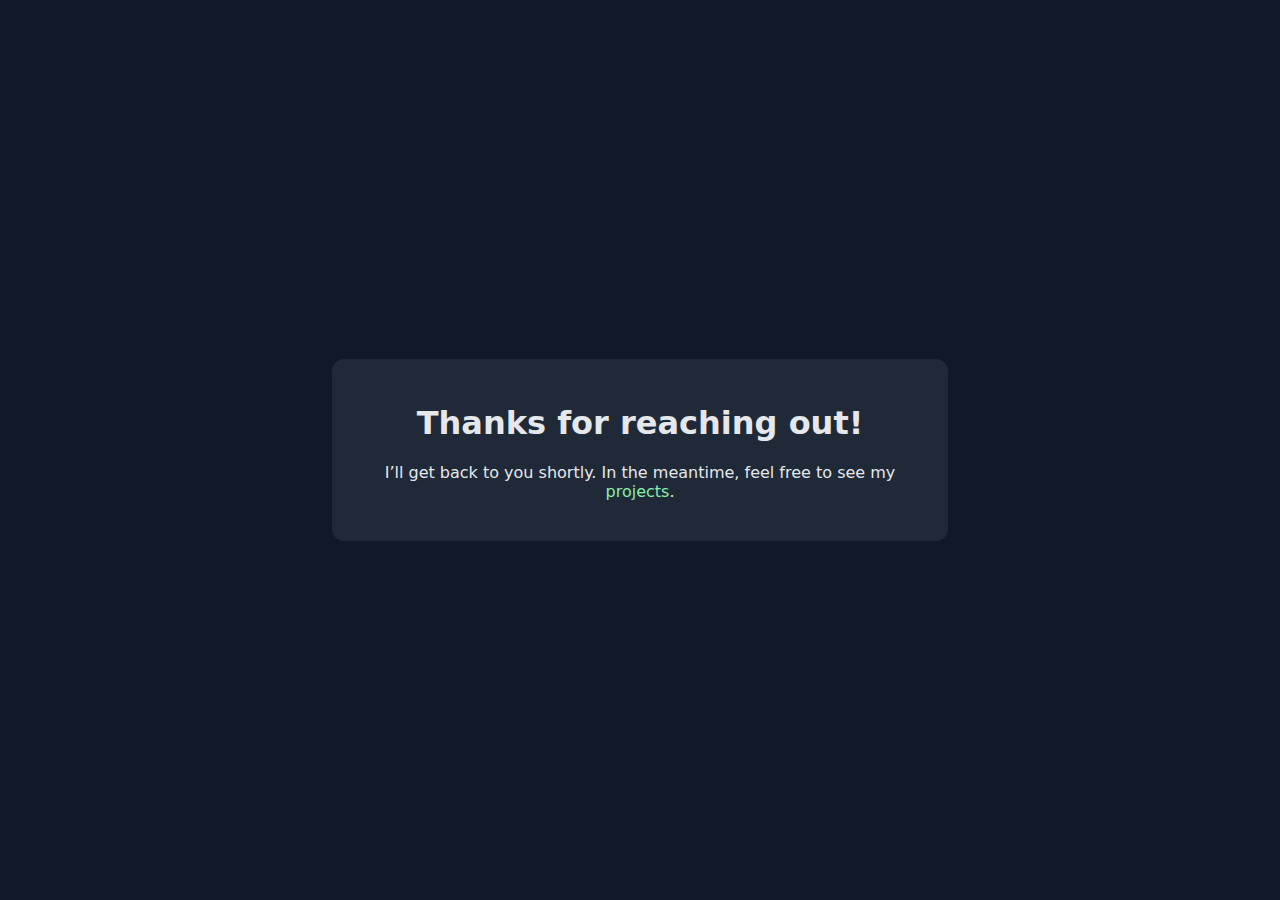
<file: thanks.html>
<!doctype html>
<html lang="en">
<meta charset="utf-8">
<title>Thanks!</title>
<meta name="viewport" content="width=device-width,initial-scale=1">
<style>
  body{font-family:system-ui,-apple-system,Segoe UI,Roboto,Helvetica,Arial;
       background:#111827;color:#E5E7EB;display:grid;place-items:center;height:100vh;margin:0}
  .card{background:#1F2937;padding:24px 28px;border-radius:12px;max-width:560px;text-align:center}
  a{color:#86efac;text-decoration:none}
</style>
<body>
  <div class="card">
    <h1>Thanks for reaching out!</h1>
    <p>I’ll get back to you shortly. In the meantime, feel free to see my <a href="index.html#portfolio">projects</a>.</p>
  </div>
</body>
</html>
</file>
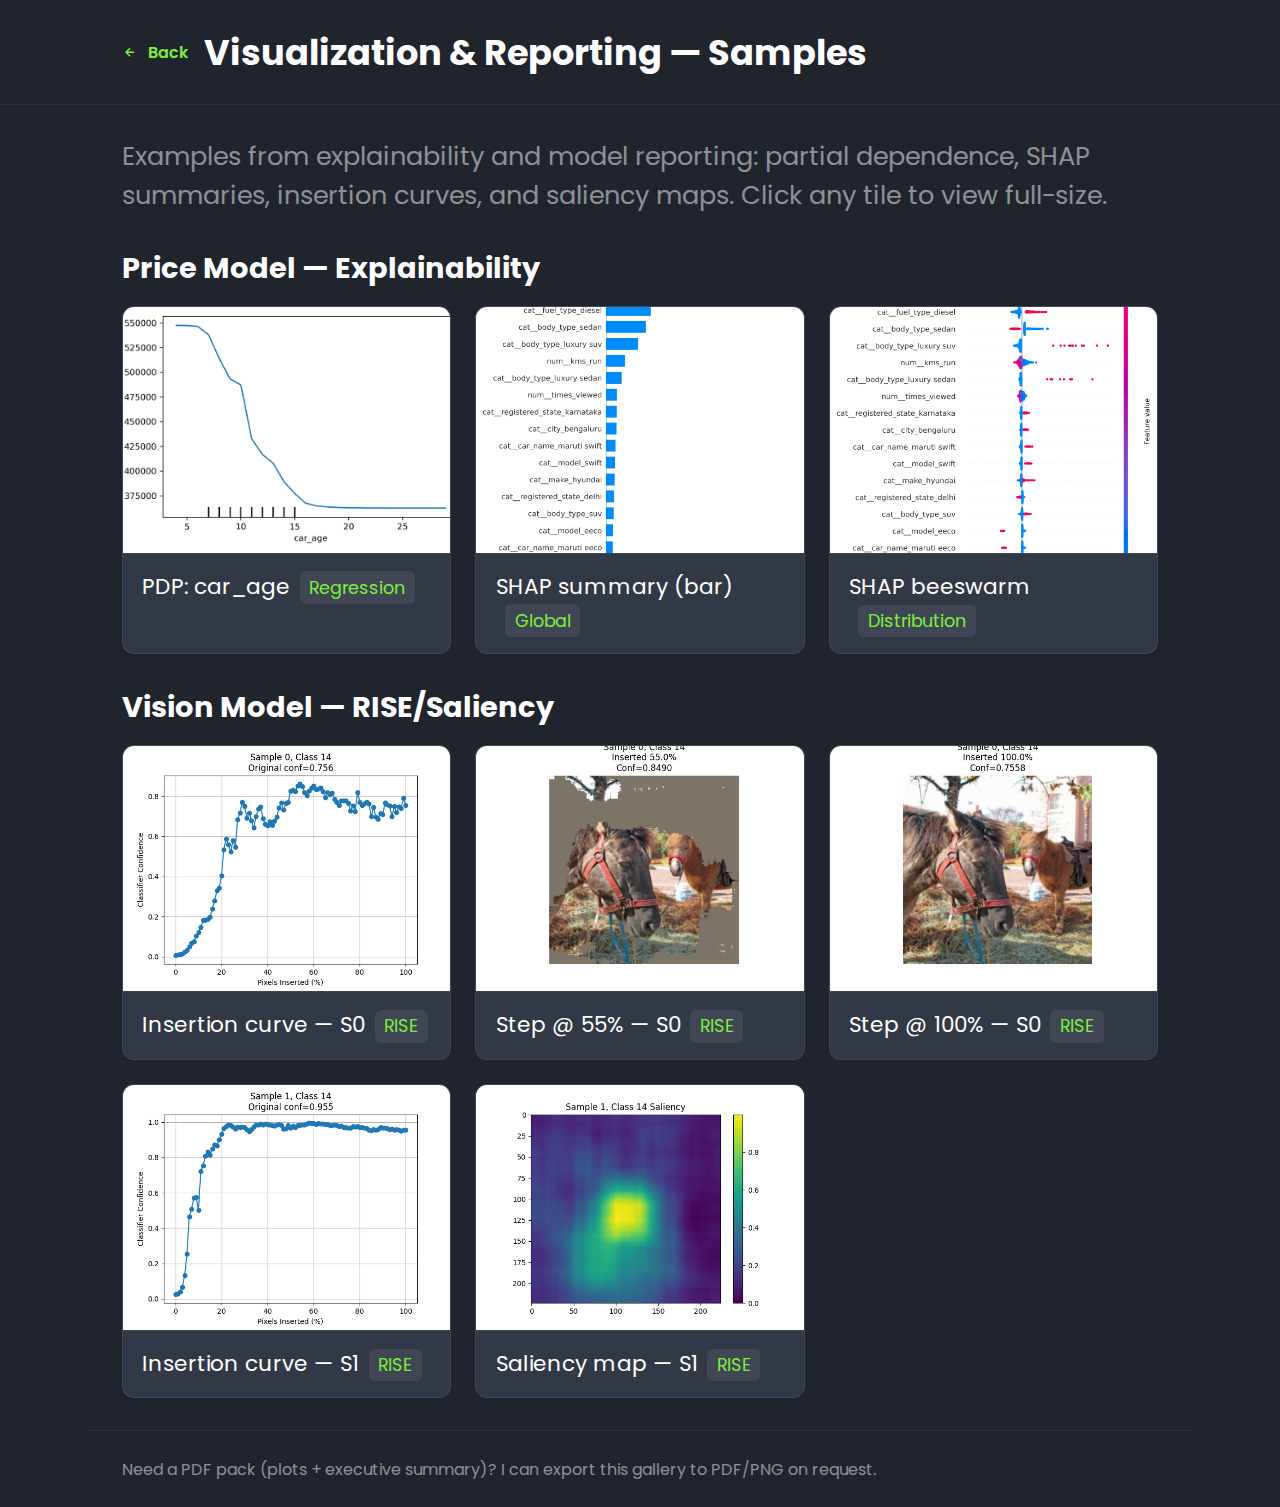
<file: viz.html>
<!DOCTYPE html>
<html lang="en">
<head>
  <meta charset="UTF-8" />
  <meta name="viewport" content="width=device-width,initial-scale=1.0" />
  <title>Visualization Samples — Ayush Juyal</title>
  <link href="https://unpkg.com/boxicons@2.1.4/css/boxicons.min.css" rel="stylesheet"/>
  <link href="https://fonts.googleapis.com/css2?family=Poppins:wght@400;500;700&display=swap" rel="stylesheet">
  <style>
    :root{--bg:#1f242d;--bg2:#323946;--fg:#fff;--muted:#ffffff80;--accent:#7cf03d}
    *{box-sizing:border-box} body{margin:0;font-family:Poppins,system-ui,Segoe UI,Roboto,Arial;background:var(--bg);color:var(--fg)}
    header{position:sticky;top:0;z-index:10;background:var(--bg);border-bottom:1px solid #ffffff12}
    .wrap{max-width:1100px;margin:0 auto;padding:1.6rem 2rem}
    .topbar{display:flex;align-items:center;gap:1rem}
    .back{display:inline-flex;align-items:center;gap:.6rem;color:var(--accent);text-decoration:none;font-weight:600}
    .title{margin:0 auto 0 0;font-size:2.2rem;font-weight:700}
    main{max-width:1100px;margin:0 auto;padding:2rem}
    .lead{color:var(--muted);margin:0 0 2rem;font-size:1.6rem}
    .section-title{margin:2rem 0 1rem;font-size:1.8rem}
    .grid{display:grid;gap:1.5rem;grid-template-columns:repeat(auto-fit,minmax(260px,1fr))}
    figure{margin:0;background:var(--bg2);border-radius:12px;overflow:hidden;border:1px solid #ffffff12}
    .thumb{display:block;width:100%;aspect-ratio:4/3;object-fit:cover}
    figcaption{padding:1rem 1.2rem;border-top:1px solid #ffffff10;font-size:1.35rem}
    .badge{display:inline-block;margin-left:.6rem;font-size:1.1rem;color:var(--accent);background:#ffffff12;padding:.2rem .6rem;border-radius:6px}
    .lightbox{position:fixed;inset:0;background:#000c;display:none;align-items:center;justify-content:center;z-index:9999}
    .lightbox.open{display:flex}
    .lb-inner{max-width:min(96vw,1200px);max-height:90vh;position:relative}
    .lb-img{max-width:100%;max-height:90vh;display:block;border-radius:12px}
    .lb-cap{margin-top:.6rem;text-align:center;color:#fff;font-size:1.4rem}
    .lb-btn{position:absolute;top:50%;transform:translateY(-50%);font-size:2.2rem;width:44px;height:44px;display:grid;place-items:center;border-radius:50%;
            background:#0009;border:1px solid #ffffff2a;color:#fff;cursor:pointer}
    .lb-prev{left:-56px}.lb-next{right:-56px}.lb-close{position:absolute;top:-52px;right:0}
    @media (max-width:720px){.lb-prev{left:8px}.lb-next{right:8px}}
    footer{max-width:1100px;margin:2rem auto;padding:1rem 2rem;color:#ffffff80;border-top:1px solid #ffffff12}
  </style>
</head>
<body>
  <header>
    <div class="wrap topbar">
      <a class="back" href="index.html#services"><i class='bx bx-left-arrow-alt'></i>Back</a>
      <h1 class="title">Visualization & Reporting — Samples</h1>
    </div>
  </header>

  <main>
    <p class="lead">
      Examples from explainability and model reporting: partial dependence, SHAP summaries, insertion curves, and saliency maps.
      Click any tile to view full-size.
    </p>

    <h3 class="section-title">Price Model — Explainability</h3>
    <section class="grid" id="grid-explain">
      <figure class="item" data-full="images/pdp_car_age.png" data-cap="Partial Dependence — Car Age">
        <img class="thumb" src="images/pdp_car_age.png" alt="PDP car_age">
        <figcaption>PDP: car_age<span class="badge">Regression</span></figcaption>
      </figure>

      <figure class="item" data-full="images/shap_summary_bar.png" data-cap="SHAP Summary (Bar)">
        <img class="thumb" src="images/shap_summary_bar.png" alt="SHAP summary bar">
        <figcaption>SHAP summary (bar)<span class="badge">Global</span></figcaption>
      </figure>

      <figure class="item" data-full="images/shap_summary_beeswarm.png" data-cap="SHAP Beeswarm">
        <img class="thumb" src="images/shap_summary_beeswarm.png" alt="SHAP beeswarm">
        <figcaption>SHAP beeswarm<span class="badge">Distribution</span></figcaption>
      </figure>
    </section>

    <h3 class="section-title">Vision Model — RISE/Saliency</h3>
    <section class="grid" id="grid-vision">
      <figure class="item" data-full="images/sample0_class14_full_insertion_curve.png" data-cap="Insertion Curve — Sample 0">
        <img class="thumb" src="images/sample0_class14_full_insertion_curve.png" alt="Insertion curve sample 0">
        <figcaption>Insertion curve — S0<span class="badge">RISE</span></figcaption>
      </figure>

      <figure class="item" data-full="images/sample0_class14_step5_pct55.png" data-cap="Stepwise Insertion — 55%">
        <img class="thumb" src="images/sample0_class14_step5_pct55.png" alt="Stepwise 55%">
        <figcaption>Step @ 55% — S0<span class="badge">RISE</span></figcaption>
      </figure>

      <figure class="item" data-full="images/sample0_class14_step9_pct100.png" data-cap="Stepwise Insertion — 100%">
        <img class="thumb" src="images/sample0_class14_step9_pct100.png" alt="Stepwise 100%">
        <figcaption>Step @ 100% — S0<span class="badge">RISE</span></figcaption>
      </figure>

      <figure class="item" data-full="images/sample1_class14_full_insertion_curve.png" data-cap="Insertion Curve — Sample 1">
        <img class="thumb" src="images/sample1_class14_full_insertion_curve.png" alt="Insertion curve sample 1">
        <figcaption>Insertion curve — S1<span class="badge">RISE</span></figcaption>
      </figure>

      <figure class="item" data-full="images/sample1_class14_saliency.png" data-cap="Saliency Heat Map — Sample 1">
        <img class="thumb" src="images/sample1_class14_saliency.png" alt="Saliency sample 1">
        <figcaption>Saliency map — S1<span class="badge">RISE</span></figcaption>
      </figure>
    </section>
  </main>

  <!-- Lightbox -->
  <div class="lightbox" id="lightbox" aria-hidden="true">
    <div class="lb-inner">
      <button class="lb-btn lb-close" id="lb-close" aria-label="Close"><i class='bx bx-x'></i></button>
      <button class="lb-btn lb-prev"  id="lb-prev"  aria-label="Previous"><i class='bx bx-chevron-left'></i></button>
      <img class="lb-img" id="lb-img" alt="">
      <button class="lb-btn lb-next"  id="lb-next"  aria-label="Next"><i class='bx bx-chevron-right'></i></button>
      <div class="lb-cap" id="lb-cap"></div>
    </div>
  </div>

  <footer class="wrap" style="color:#ffffff80;border-top:1px solid #ffffff12;">
    Need a PDF pack (plots + executive summary)? I can export this gallery to PDF/PNG on request.
  </footer>

  <script>
    const grid = document.body; // delegate across both grids
    const lb   = document.getElementById('lightbox');
    const lbImg= document.getElementById('lb-img');
    const lbCap= document.getElementById('lb-cap');
    const prev = document.getElementById('lb-prev');
    const next = document.getElementById('lb-next');
    const close= document.getElementById('lb-close');

    let items = [];
    let i = 0;

    function refreshItems(){
      items = Array.from(document.querySelectorAll('figure.item'));
    }
    function openAt(idx){
      refreshItems();
      i = Math.max(0, Math.min(items.length-1, idx));
      const it = items[i];
      lbImg.src = it.dataset.full;
      lbImg.alt = it.dataset.cap || '';
      lbCap.textContent = it.dataset.cap || '';
      lb.classList.add('open');
      lb.setAttribute('aria-hidden','false');
    }
    function closeLb(){
      lb.classList.remove('open'); lb.setAttribute('aria-hidden','true'); lbImg.src='';
    }

    document.addEventListener('click',(e)=>{
      const fig = e.target.closest('figure.item');
      if (fig){ openAt(Array.from(document.querySelectorAll('figure.item')).indexOf(fig)); }
      if (e.target === lb) closeLb();
    });
    prev.addEventListener('click',()=> openAt(i-1));
    next.addEventListener('click',()=> openAt(i+1));
    close.addEventListener('click',closeLb);
    document.addEventListener('keydown',(e)=>{
      if(!lb.classList.contains('open')) return;
      if(e.key==='Escape') closeLb();
      if(e.key==='ArrowLeft')  openAt(i-1);
      if(e.key==='ArrowRight') openAt(i+1);
    });
  </script>
</body>
</html>
</file>
